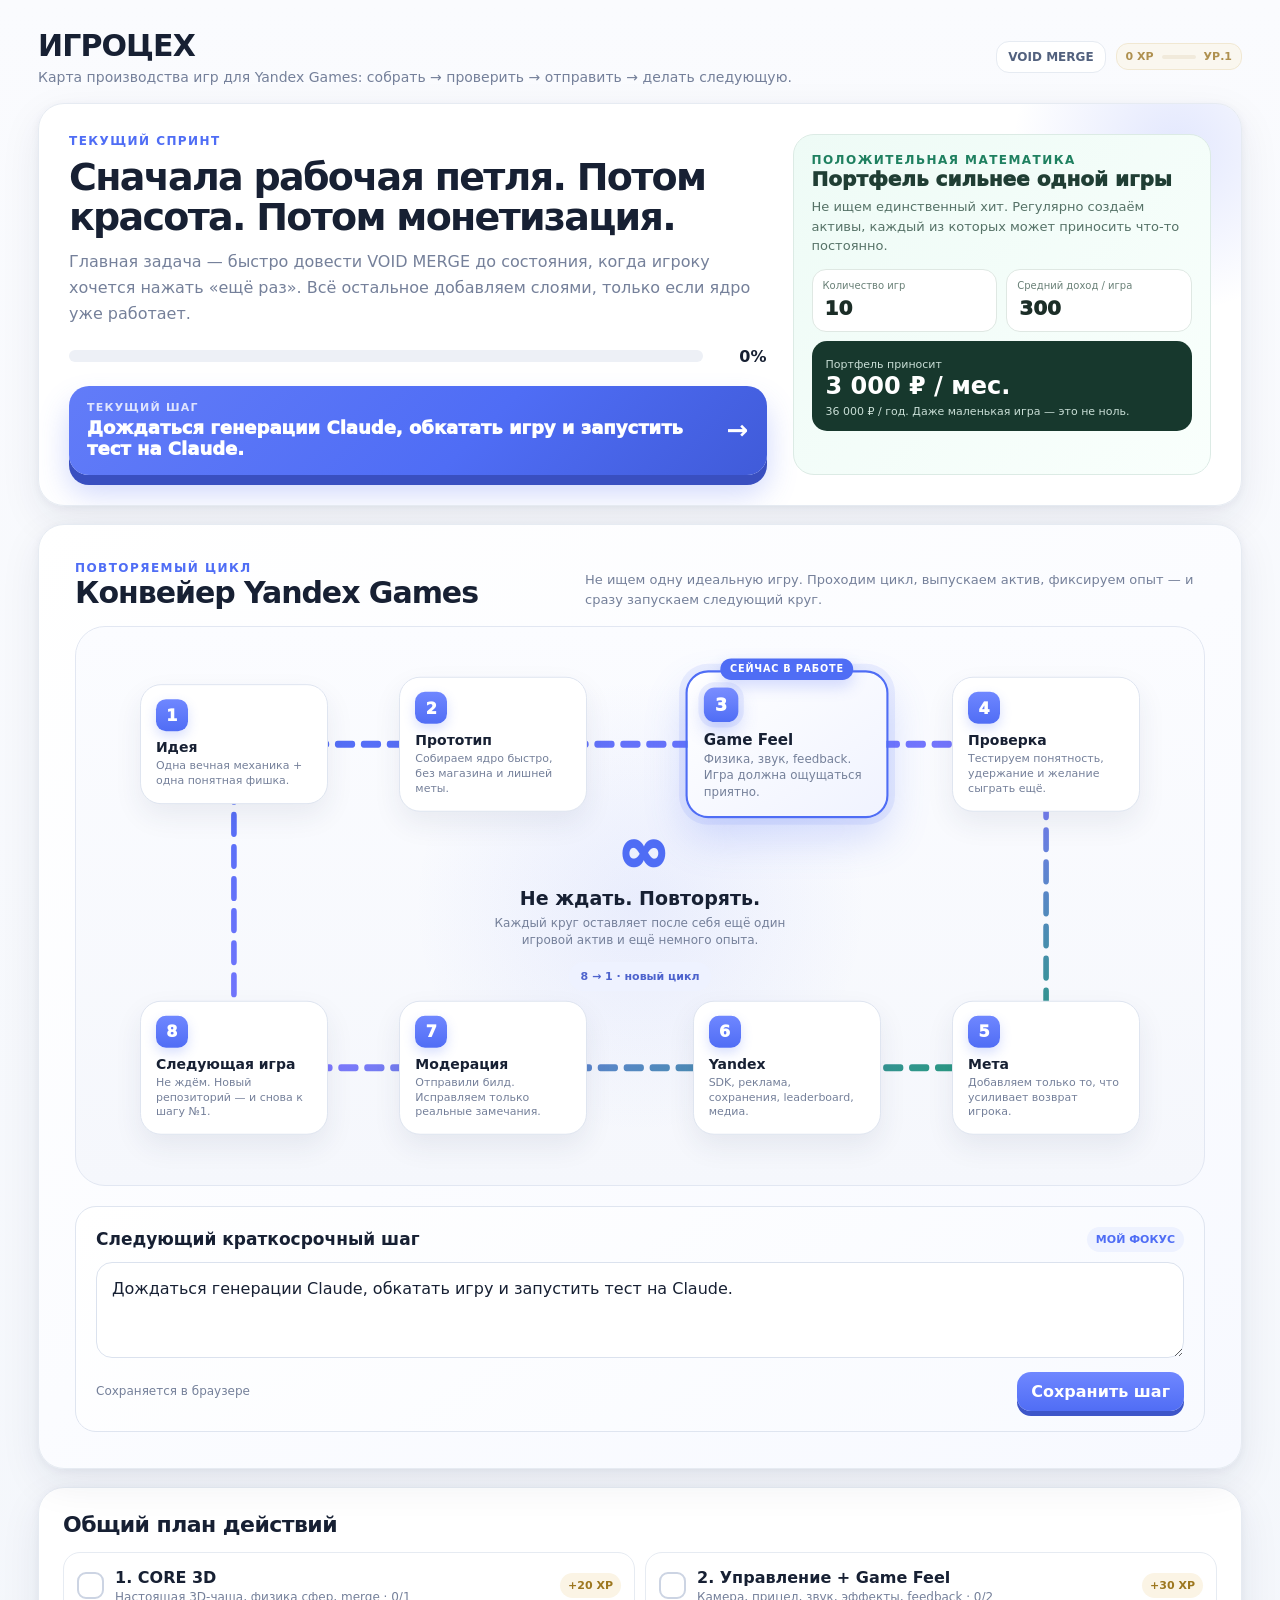
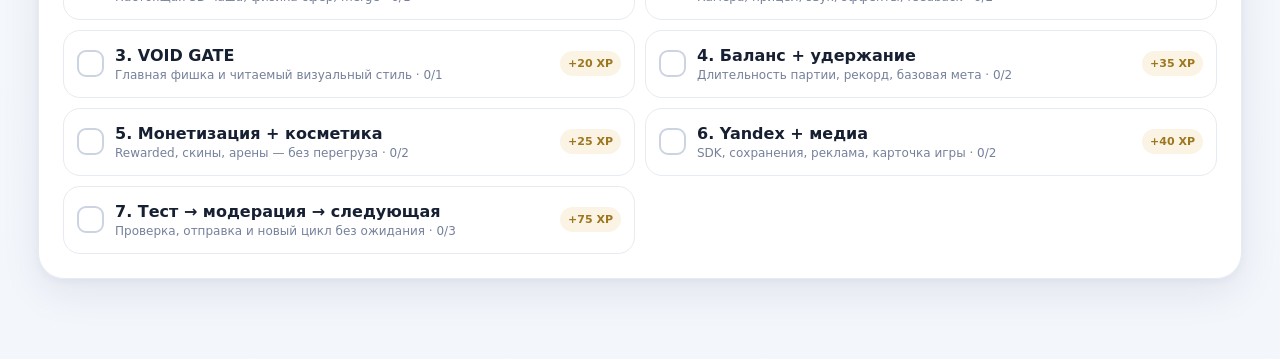
<file: index.html>
<!DOCTYPE html>
<html lang="ru">
<head>
<meta charset="UTF-8" />
<meta name="viewport" content="width=device-width, initial-scale=1.0" />
<title>ИГРОЦЕХ — карта Yandex Games</title>
<link rel="icon" href="favicon.svg" type="image/svg+xml">
<link rel="manifest" href="manifest.webmanifest">
<meta name="theme-color" content="#f5f7fb">
<style>
:root{
  --bg:#f5f7fb;--card:#fff;--ink:#172033;--muted:#75809a;--line:#e6ebf2;
  --accent:#4f6df5;--accent2:#6f8cff;--green:#1f9d72;--gold:#d8a83f;--soft:#eef2ff;
  --shadow:0 14px 40px rgba(27,39,76,.08),0 2px 8px rgba(27,39,76,.05)
}
*{box-sizing:border-box}
body{margin:0;font-family:Inter,ui-sans-serif,system-ui,-apple-system,Segoe UI,Roboto,Arial;background:linear-gradient(180deg,#fafbfe 0%,#f3f6fb 100%);color:var(--ink)}
button,input,textarea{font:inherit}
.wrap{max-width:1240px;margin:auto;padding:28px 18px 80px}
.top{display:flex;align-items:center;justify-content:space-between;gap:16px;margin-bottom:18px}
.brand h1{margin:0;font-size:30px;letter-spacing:-.03em}
.brand p{margin:6px 0 0;color:var(--muted);font-size:14px}
.top-actions{display:flex;align-items:center;gap:10px}
.badge{padding:8px 11px;border:1px solid var(--line);background:#fff;border-radius:13px;font-weight:800;font-size:12px;color:#52617e}
.reward-mini{display:flex;align-items:center;gap:8px;padding:6px 9px;border-radius:12px;color:#9a731f;font-size:11px;font-weight:900;background:#fbf7ec;border:1px solid #efe3c6;opacity:.78}
.reward-mini i{display:block;width:34px;height:4px;border-radius:99px;background:#efe6d2;overflow:hidden}
.reward-mini i:after{content:"";display:block;height:100%;width:var(--reward,0%);background:#d8a83f}
.card{background:rgba(255,255,255,.97);border:1px solid var(--line);border-radius:26px;box-shadow:var(--shadow)}
.eyebrow{font-size:12px;letter-spacing:.12em;text-transform:uppercase;color:var(--accent);font-weight:900}
.hero-main{padding:30px;position:relative;overflow:hidden;margin:18px 0}
.hero-main:after{content:"";position:absolute;width:330px;height:330px;border-radius:50%;right:-100px;top:-120px;background:radial-gradient(circle,rgba(79,109,245,.16),rgba(79,109,245,0) 70%);pointer-events:none}
.hero-grid{display:grid;grid-template-columns:1.25fr .75fr;gap:26px;position:relative;z-index:1}
.hero-main h2{font-size:38px;line-height:1.04;margin:10px 0 12px;max-width:760px;letter-spacing:-.045em}
.hero-main p{color:var(--muted);line-height:1.62;max-width:780px;margin:0}
.progress-row{display:flex;align-items:center;gap:12px;margin-top:20px}
.progress{height:12px;background:#edf0f6;border-radius:999px;overflow:hidden;flex:1}
.progress>i{display:block;height:100%;background:linear-gradient(90deg,var(--accent),#7c91ff);width:0;transition:.35s}
.progress-label{font-weight:900;min-width:52px;text-align:right}
.current-step-button{margin-top:20px;width:100%;min-height:72px;border:0;border-radius:20px;padding:15px 18px;display:flex;align-items:center;justify-content:space-between;gap:16px;text-align:left;background:linear-gradient(135deg,#627cf8 0%,#4f6df5 58%,#405bd9 100%);color:#fff;box-shadow:0 10px 0 #394fc0,0 18px 30px rgba(79,109,245,.28);cursor:pointer;transition:.14s}
.current-step-button:hover{transform:translateY(-1px);box-shadow:0 11px 0 #394fc0,0 20px 34px rgba(79,109,245,.31)}
.current-step-button:active{transform:translateY(7px);box-shadow:0 3px 0 #394fc0,0 10px 20px rgba(79,109,245,.22)}
.current-step-button .label{font-size:11px;letter-spacing:.11em;font-weight:900;opacity:.8}
.current-step-button .value{font-size:18px;font-weight:950;margin-top:3px;line-height:1.2}
.current-step-button .arrow{font-size:26px;font-weight:900}
.math-panel{padding:18px;border:1px solid #dcebe5;border-radius:21px;background:linear-gradient(135deg,#eefbf6,#f9fffc)}
.math-title{font-weight:950;font-size:20px;margin-bottom:6px;color:#203e34}
.math-copy{color:#567267;line-height:1.5;font-size:13px}
.math-box{display:grid;grid-template-columns:1fr 1fr;gap:9px;margin-top:13px}
.math-input{background:#fff;border:1px solid #dfe8e3;border-radius:14px;padding:10px}
.math-input label{display:block;color:#698077;font-size:10px;margin-bottom:4px}
.math-input input{width:100%;border:0;outline:0;font-size:20px;font-weight:950;color:#1b2d27;background:transparent}
.math-result{grid-column:1/-1;border-radius:15px;padding:12px 14px;background:#17382d;color:#fff}
.math-result strong{display:block;font-size:24px}
.math-result span{font-size:11px;color:#c9ded6}
.grid{display:grid;grid-template-columns:1fr;gap:18px}
.loop-section{padding:36px;overflow:hidden;position:relative;background:linear-gradient(145deg,#fff 0%,#f7f9ff 100%)}
.loop-head{display:flex;align-items:flex-end;justify-content:space-between;gap:20px;margin-bottom:16px}
.loop-head h3{font-size:30px;margin:0;letter-spacing:-.035em}
.loop-head p{max-width:620px;margin:0;color:var(--muted);line-height:1.55;font-size:13px}
.loop-board{position:relative;height:560px;border:1px solid #e2e7f2;border-radius:30px;background:radial-gradient(circle at 50% 50%,rgba(79,109,245,.09),rgba(79,109,245,0) 36%),linear-gradient(180deg,#fbfcff 0%,#f5f7fc 100%);overflow:hidden}
.loop-svg{position:absolute;inset:0;width:100%;height:100%}
.loop-path{fill:none;stroke:url(#loopGrad);stroke-width:5;stroke-linecap:round;stroke-linejoin:round;stroke-dasharray:13 10;animation:flow 14s linear infinite}
@keyframes flow{to{stroke-dashoffset:-220}}
.loop-node{position:absolute;width:188px;min-height:102px;transform:translate(-50%,-50%);background:#fff;border:1px solid #dfe5f0;border-radius:21px;padding:14px 15px;box-shadow:0 12px 28px rgba(33,48,83,.08);z-index:2;cursor:pointer;transition:transform .2s,border-color .2s,box-shadow .2s,background .2s;user-select:none}
.loop-node:hover{border-color:#c6d0ff;box-shadow:0 14px 32px rgba(33,48,83,.12)}
.loop-node.active{transform:translate(-50%,-50%) scale(1.08);border:2px solid var(--accent);background:linear-gradient(145deg,#fff 0%,#f0f3ff 100%);box-shadow:0 0 0 6px rgba(79,109,245,.10),0 18px 38px rgba(79,109,245,.22);z-index:5;animation:activeStagePulse 2.8s ease-in-out infinite}
.loop-node.active .num{background:linear-gradient(180deg,#7b8fff,#4f6df5);box-shadow:0 0 0 5px rgba(79,109,245,.10),0 8px 18px rgba(79,109,245,.3)}
.loop-node.active:after{content:"СЕЙЧАС В РАБОТЕ";position:absolute;left:50%;top:-13px;transform:translateX(-50%);white-space:nowrap;padding:5px 9px;border-radius:999px;background:var(--accent);color:#fff;font-size:9px;letter-spacing:.08em;font-weight:900;box-shadow:0 6px 14px rgba(79,109,245,.24)}
@keyframes activeStagePulse{0%,100%{box-shadow:0 0 0 6px rgba(79,109,245,.10),0 18px 38px rgba(79,109,245,.22)}50%{box-shadow:0 0 0 11px rgba(79,109,245,.05),0 18px 42px rgba(79,109,245,.28)}}
.loop-node .num{width:32px;height:32px;border-radius:10px;display:grid;place-items:center;background:linear-gradient(180deg,#6f87ff,#506df5);color:#fff;font-weight:950;box-shadow:0 5px 12px rgba(79,109,245,.22);margin-bottom:8px}
.loop-node b{font-size:14px;display:block}
.loop-node span{display:block;font-size:11px;color:var(--muted);line-height:1.35;margin-top:4px}
.loop-node.n1{left:14%;top:21%}.loop-node.n2{left:37%;top:21%}.loop-node.n3{left:63%;top:21%}.loop-node.n4{left:86%;top:21%}
.loop-node.n5{left:86%;top:79%}.loop-node.n6{left:63%;top:79%}.loop-node.n7{left:37%;top:79%}.loop-node.n8{left:14%;top:79%}
.loop-core{position:absolute;left:50%;top:50%;transform:translate(-50%,-50%);width:300px;text-align:center;z-index:3}
.loop-core .infinity{font-size:62px;line-height:1;font-weight:950;color:var(--accent);letter-spacing:-.08em}
.loop-core b{display:block;font-size:19px;margin-top:4px}
.loop-core span{display:block;color:var(--muted);font-size:12px;line-height:1.45;margin-top:6px}
.loop-tag{display:inline-flex;margin-top:12px;padding:8px 11px;border-radius:999px;background:#eef2ff;color:#4d63cd;font-size:11px;font-weight:850}
.next-step-box{margin-top:20px;padding:20px;border:1px solid #dfe5f0;border-radius:21px;background:linear-gradient(145deg,#fff,#f8faff)}
.next-step-head{display:flex;align-items:center;justify-content:space-between;gap:12px;margin-bottom:10px}
.next-step-head b{font-size:17px}.next-step-head span{font-size:11px;font-weight:900;color:var(--accent);background:#eef2ff;padding:6px 9px;border-radius:999px}
.next-step-box textarea{width:100%;min-height:96px;resize:vertical;border:1px solid #dbe2ee;border-radius:16px;padding:14px 15px;background:#fff;color:var(--ink);outline:none;line-height:1.5}
.next-step-box textarea:focus{border-color:#aebcff;box-shadow:0 0 0 4px rgba(79,109,245,.08)}
.next-step-actions{display:flex;justify-content:space-between;align-items:center;gap:12px;flex-wrap:wrap;margin-top:10px}
.next-step-status{font-size:12px;color:var(--muted)}
.next-step-save{border:0;border-radius:14px;padding:10px 14px;font-weight:900;background:linear-gradient(180deg,#6f87ff,#506df5);color:#fff;cursor:pointer;box-shadow:0 5px 0 #3d55c9}
.next-step-save:active{transform:translateY(4px);box-shadow:0 1px 0 #3d55c9}
.section{padding:24px}
.section h3{margin:0 0 15px;font-size:22px;letter-spacing:-.025em}
.plan{display:grid;grid-template-columns:1fr 1fr;gap:10px}
.task{border:1px solid var(--line);border-radius:17px;padding:12px 13px;display:flex;align-items:center;gap:11px;background:#fff;cursor:pointer;transition:.18s;min-height:68px}
.task:hover{transform:translateY(-1px);box-shadow:0 8px 20px rgba(35,48,79,.07)}
.check{width:27px;height:27px;border-radius:9px;border:2px solid #ccd4e3;background:#fff;display:grid;place-items:center;flex:none;font-size:14px;color:#fff;transition:.2s}
.task.done .check{background:var(--green);border-color:var(--green)}.task.done .check:after{content:"✓"}
.task.done .task-title{text-decoration:line-through;color:#8b94a7}
.task-main{min-width:0;flex:1}.task-title{font-weight:900}.task-meta{font-size:12px;color:var(--muted);margin-top:3px}
.task-xp{font-size:11px;font-weight:900;color:#9d771f;background:#fbf4e5;padding:6px 8px;border-radius:999px}
.modal{position:fixed;inset:0;background:rgba(17,25,42,.42);display:none;align-items:center;justify-content:center;padding:18px;z-index:20}
.modal.open{display:flex}.sheet{width:min(660px,100%);max-height:88vh;overflow:auto;background:#fff;border-radius:25px;padding:25px;box-shadow:0 30px 80px rgba(20,30,55,.22)}
.sheet h3{font-size:27px;margin:6px 0 10px}.sheet p{color:#606b81;line-height:1.65}.sheet ul{padding-left:20px;color:#4d586d;line-height:1.65}
.sheet .close{float:right;border:0;background:#f0f3f8;width:38px;height:38px;border-radius:12px;cursor:pointer}
.modal-step{padding:16px;border-radius:18px;background:#f5f7ff;border:1px solid #e1e6fb;font-size:17px;font-weight:850;line-height:1.5;color:#2b3650;margin:14px 0}
.toolbar{display:flex;gap:10px;flex-wrap:wrap;margin-top:14px}
.btn3d{border:0;border-radius:16px;padding:12px 16px;font-weight:900;background:linear-gradient(180deg,#6f87ff,#506df5);color:white;box-shadow:0 6px 0 #3d55c9;cursor:pointer}
.btn-light{background:linear-gradient(180deg,#fff,#f5f7fb);color:var(--ink);box-shadow:0 5px 0 #dfe4ee;border:1px solid #e4e8f0}
@media(max-width:900px){
  .hero-grid{grid-template-columns:1fr}.plan{grid-template-columns:1fr}
  .loop-board{height:auto;display:grid;grid-template-columns:1fr 1fr;gap:10px;padding:18px}
  .loop-svg,.loop-core{display:none}.loop-node,.loop-node.active{position:static;transform:none;width:auto;min-height:0}
}
@media(max-width:560px){
  .wrap{padding:18px 12px 60px}.top{align-items:flex-start}.brand h1{font-size:24px}.brand p{font-size:12px}
  .top-actions{flex-direction:column;align-items:flex-end;gap:6px}.hero-main{padding:20px}.hero-main h2{font-size:29px}
  .loop-section{padding:18px}.loop-head{align-items:flex-start;flex-direction:column}.loop-board{grid-template-columns:1fr}
  .math-box{grid-template-columns:1fr}.math-result{grid-column:auto}
}
</style>
</head>
<body>
<div class="wrap">
  <div class="top">
    <div class="brand">
      <h1>ИГРОЦЕХ</h1>
      <p>Карта производства игр для Yandex Games: собрать → проверить → отправить → делать следующую.</p>
    </div>
    <div class="top-actions">
      <div class="badge">VOID MERGE</div>
      <div class="reward-mini"><span id="xpMini">0 XP</span><i id="rewardMini"></i><span id="levelMini">УР.1</span></div>
    </div>
  </div>

  <section class="card hero-main">
    <div class="hero-grid">
      <div>
        <div class="eyebrow">Текущий спринт</div>
        <h2>Сначала рабочая петля. Потом красота. Потом монетизация.</h2>
        <p>Главная задача — быстро довести VOID MERGE до состояния, когда игроку хочется нажать «ещё раз». Всё остальное добавляем слоями, только если ядро уже работает.</p>
        <div class="progress-row">
          <div class="progress"><i id="progressFill"></i></div>
          <div class="progress-label" id="progressLabel">0%</div>
        </div>
        <button class="current-step-button" type="button" id="currentStepButton">
          <div>
            <div class="label">ТЕКУЩИЙ ШАГ</div>
            <div class="value" id="currentStepPreview">Открыть текущий фокус</div>
          </div>
          <div class="arrow">→</div>
        </button>
      </div>

      <div class="math-panel">
        <div class="eyebrow" style="color:#1f8060">Положительная математика</div>
        <div class="math-title">Портфель сильнее одной игры</div>
        <div class="math-copy">Не ищем единственный хит. Регулярно создаём активы, каждый из которых может приносить что-то постоянно.</div>
        <div class="math-box">
          <div class="math-input"><label>Количество игр</label><input id="gamesCount" type="number" min="1" value="10"></div>
          <div class="math-input"><label>Средний доход / игра</label><input id="perGame" type="number" min="0" value="300"></div>
          <div class="math-result"><span>Портфель приносит</span><strong id="portfolioMonth">3 000 ₽ / мес.</strong><span id="portfolioYear">36 000 ₽ / год.</span></div>
        </div>
      </div>
    </div>
  </section>

  <div class="grid">
    <section class="card loop-section">
      <div class="loop-head">
        <div>
          <div class="eyebrow">Повторяемый цикл</div>
          <h3>Конвейер Yandex Games</h3>
        </div>
        <p>Не ищем одну идеальную игру. Проходим цикл, выпускаем актив, фиксируем опыт — и сразу запускаем следующий круг.</p>
      </div>

      <div class="loop-board">
        <svg class="loop-svg" viewBox="0 0 1000 400" preserveAspectRatio="none" aria-hidden="true">
          <defs>
            <linearGradient id="loopGrad" x1="0" y1="0" x2="1" y2="1">
              <stop offset="0%" stop-color="#4f6df5"/><stop offset="55%" stop-color="#7e78ff"/><stop offset="100%" stop-color="#1f9d72"/>
            </linearGradient>
            <marker id="arrow" markerWidth="9" markerHeight="9" refX="7" refY="3.5" orient="auto"><path d="M0,0 L7,3.5 L0,7 Z" fill="#6579e9"/></marker>
          </defs>
          <path class="loop-path" marker-mid="url(#arrow)" marker-end="url(#arrow)" d="M140 84 L370 84 L630 84 L860 84 L860 316 L630 316 L370 316 L140 316 Z"/>
        </svg>
        <div class="loop-node n1"><div class="num">1</div><b>Идея</b><span>Одна вечная механика + одна понятная фишка.</span></div>
        <div class="loop-node n2"><div class="num">2</div><b>Прототип</b><span>Собираем ядро быстро, без магазина и лишней меты.</span></div>
        <div class="loop-node n3"><div class="num">3</div><b>Game Feel</b><span>Физика, звук, feedback. Игра должна ощущаться приятно.</span></div>
        <div class="loop-node n4"><div class="num">4</div><b>Проверка</b><span>Тестируем понятность, удержание и желание сыграть ещё.</span></div>
        <div class="loop-node n5"><div class="num">5</div><b>Мета</b><span>Добавляем только то, что усиливает возврат игрока.</span></div>
        <div class="loop-node n6"><div class="num">6</div><b>Yandex</b><span>SDK, реклама, сохранения, leaderboard, медиа.</span></div>
        <div class="loop-node n7"><div class="num">7</div><b>Модерация</b><span>Отправили билд. Исправляем только реальные замечания.</span></div>
        <div class="loop-node n8"><div class="num">8</div><b>Следующая игра</b><span>Не ждём. Новый репозиторий — и снова к шагу №1.</span></div>
        <div class="loop-core">
          <div class="infinity">∞</div><b>Не ждать. Повторять.</b>
          <span>Каждый круг оставляет после себя ещё один игровой актив и ещё немного опыта.</span>
          <div class="loop-tag">8 → 1 · новый цикл</div>
        </div>
      </div>

      <div class="next-step-box">
        <div class="next-step-head"><b>Следующий краткосрочный шаг</b><span>МОЙ ФОКУС</span></div>
        <textarea id="nextStepInput" placeholder="Например: дождаться генерации Claude, обкатать игру и запустить тест на Claude"></textarea>
        <div class="next-step-actions">
          <div class="next-step-status" id="nextStepStatus">Сохраняется в браузере</div>
          <button class="next-step-save" type="button" id="nextStepSave">Сохранить шаг</button>
        </div>
      </div>
    </section>

    <section class="card section">
      <h3>Общий план действий</h3>
      <div class="plan" id="taskList"></div>
    </section>
  </div>
</div>

<div class="modal" id="modal" onclick="if(event.target===this) closeModal()">
  <div class="sheet">
    <button class="close" onclick="closeModal()">✕</button>
    <div class="eyebrow" id="modalStage">Этап</div>
    <h3 id="modalTitle"></h3>
    <p id="modalText"></p>
    <div class="modal-step" id="modalStep" style="display:none"></div>
    <ul id="modalList"></ul>
    <div class="toolbar">
      <button class="btn3d" id="modalDone">Отметить выполненным</button>
      <button class="btn3d btn-light" onclick="closeModal()">Закрыть</button>
    </div>
  </div>
</div>

<script>
const tasks=[
{title:"Ядро игры",meta:"Сфера → столкновение → merge → очки → game over → рестарт",xp:20,text:"Собрать самую маленькую версию VOID MERGE. Никаких сундуков, магазина и сложной меты.",list:["Круглое поле-реактор","Появление следующей сферы","Физическое столкновение","Одинаковые значения объединяются","Начисление очков","Переполнение = Game Over","Мгновенный рестарт"]},
{title:"Game Feel",meta:"Сделать merge приятным",xp:15,text:"Если механика уже работает, добавляем ощущение качества — но без перегруза.",list:["Вспышка при merge","Частицы","Лёгкий bounce","Микро-тряска на крупных merge","Короткий звук","Читаемый feedback"]},
{title:"Визуальный стиль",meta:"Закрепить первый sci-fi референс",xp:15,text:"Фиксируем стиль, чтобы больше не метаться между вариантами.",list:["Космический реактор","Чёрный / синий / фиолетовый / оранжевый","Сферы 1 → 2 → 4 → 8 → 16 → 32","NEXT","Score / Best","Лестница уровней слева"]},
{title:"VOID GATE",meta:"Одна специальная механика",xp:20,text:"Добавляем ровно одну фишку, которая помогает в сложной ситуации.",list:["Копится заряд","Игрок активирует портал","Портал удаляет одну мешающую сферу","Ясный визуальный эффект","Не ломает баланс"]},
{title:"Баланс",meta:"Сессия должна жить несколько минут",xp:20,text:"Настраиваем темп так, чтобы игра не заканчивалась слишком быстро и не была бесконечно простой.",list:["Частота выпадения уровней","Скорость заполнения","Шанс получить 8 / 16 / 32","Средняя длительность партии","Проверка тупиковых состояний"]},
{title:"Базовая мета",meta:"Рекорд, задания, достижения",xp:15,text:"Только после того, как сама игра уже приятная.",list:["Локальный рекорд","Сохранение прогресса","3–5 простых заданий","Несколько достижений","Ежедневная серия — только если не мешает"]},
{title:"Монетизация",meta:"Rewarded без раздражения",xp:15,text:"Монетизация должна помогать игроку, а не ломать игру.",list:["Продолжить попытку за rewarded","Дополнительный VOID GATE","Редкая межсессионная реклама","Не показывать рекламу в момент концентрации"]},
{title:"Косметика",meta:"Скины и визуальные награды",xp:10,text:"Косметика — поздний слой. Не раньше ядра и баланса.",list:["Скины сфер","Варианты реактора","Эффекты merge","Фоны","Сундуки — только если действительно нужны"]},
{title:"Yandex SDK",meta:"Подготовка к публикации",xp:25,text:"Подключаем платформенные возможности и готовим релиз.",list:["SDK","Сохранения","Leaderboard","Реклама","RU / EN","Проверка паузы и фокуса вкладки"]},
{title:"Медиа и карточка",meta:"Обложка, скриншоты, описание",xp:15,text:"Собираем пакет для витрины Яндекс Игр.",list:["Иконка","Обложка","3–5 скриншотов","Короткое описание","Полное описание","Категория и возрастной рейтинг"]},
{title:"Тест перед отправкой",meta:"Не полировать бесконечно",xp:20,text:"Финальная техническая проверка. Исправляем критичное, не занимаемся вечной шлифовкой.",list:["Телефон","ПК","FPS","Звук","Сохранения","Реклама","Перезапуск","Нет блокирующих ошибок"]},
{title:"Отправить на модерацию",meta:"Релиз — не финал, а переход к следующей игре",xp:30,text:"Отправляем игру и сразу освобождаем голову.",list:["Загрузка билда","Заполнение формы","Проверка обязательных полей","Отправка","Зафиксировать дату","Перейти к следующему прототипу"]},
{title:"Game #03 — новая идея",meta:"Не ждать модерацию VOID MERGE",xp:25,text:"Как только VOID MERGE отправлена, конвейер запускается заново.",list:["Выбрать вечную механику","Сформулировать одну фишку","Создать репозиторий","Собрать карту проекта","Начать ядро"]}
];
const macroPlan=[
{title:"CORE 3D",meta:"Настоящая 3D-чаша, физика сфер, merge",tasks:[0]},
{title:"Управление + Game Feel",meta:"Камера, прицел, звук, эффекты, feedback",tasks:[1,2]},
{title:"VOID GATE",meta:"Главная фишка и читаемый визуальный стиль",tasks:[3]},
{title:"Баланс + удержание",meta:"Длительность партии, рекорд, базовая мета",tasks:[4,5]},
{title:"Монетизация + косметика",meta:"Rewarded, скины, арены — без перегруза",tasks:[6,7]},
{title:"Yandex + медиа",meta:"SDK, сохранения, реклама, карточка игры",tasks:[8,9]},
{title:"Тест → модерация → следующая",meta:"Проверка, отправка и новый цикл без ожидания",tasks:[10,11,12]}
];

const key="yg-project-map-v1";
let state=JSON.parse(localStorage.getItem(key)||'{"done":{}}');
if(!state.done)state.done={};
if(!Number.isInteger(state.activeStage)||state.activeStage<0||state.activeStage>7)state.activeStage=2;
if(typeof state.nextStep!=="string"||!state.nextStep.trim())state.nextStep="Дождаться генерации Claude, обкатать игру и запустить тест на Claude.";

function persist(){localStorage.setItem(key,JSON.stringify(state))}
function doneCount(){return tasks.filter((_,i)=>state.done[i]).length}
function xp(){return tasks.reduce((s,t,i)=>s+(state.done[i]?t.xp:0),0)}

function render(){
  const n=doneCount(),p=Math.round(n/tasks.length*100),x=xp(),level=Math.floor(x/50)+1;
  document.getElementById("progressFill").style.width=p+"%";
  document.getElementById("progressLabel").textContent=p+"%";
  document.getElementById("xpMini").textContent=x+" XP";
  document.getElementById("levelMini").textContent="УР."+level;
  document.getElementById("rewardMini").style.setProperty("--reward",(x%50)*2+"%");
  document.getElementById("currentStepPreview").textContent=state.nextStep||"Задать текущий шаг";
  const list=document.getElementById("taskList"); list.innerHTML="";
  macroPlan.forEach((g,i)=>{
    const completed=g.tasks.filter(ti=>state.done[ti]).length;
    const isDone=completed===g.tasks.length;
    const xpSum=g.tasks.reduce((s,ti)=>s+tasks[ti].xp,0);
    const firstOpen=g.tasks.find(ti=>!state.done[ti]) ?? g.tasks[0];
    const el=document.createElement("div");el.className="task"+(isDone?" done":"");
    el.innerHTML='<div class="check"></div><div class="task-main"><div class="task-title">'+(i+1)+'. '+g.title+'</div><div class="task-meta">'+g.meta+' · '+completed+'/'+g.tasks.length+'</div></div><div class="task-xp">+'+xpSum+' XP</div>';
    el.onclick=()=>openTask(firstOpen);list.appendChild(el);
  });
  renderLoopStage();
}

function renderLoopStage(){
  document.querySelectorAll(".loop-node").forEach((node,i)=>{
    const active=i===state.activeStage;
    node.classList.toggle("active",active);
    node.setAttribute("role","button");node.setAttribute("tabindex","0");node.setAttribute("aria-pressed",active?"true":"false");
  });
}
function setLoopStage(i){state.activeStage=Math.max(0,Math.min(7,i));persist();renderLoopStage()}
function bindLoopStages(){
  document.querySelectorAll(".loop-node").forEach((node,i)=>{
    node.addEventListener("click",()=>setLoopStage(i));
    node.addEventListener("keydown",e=>{if(e.key==="Enter"||e.key===" "){e.preventDefault();setLoopStage(i)}});
  });
}

function initNextStep(){
  const input=document.getElementById("nextStepInput"),saveBtn=document.getElementById("nextStepSave"),status=document.getElementById("nextStepStatus");
  input.value=state.nextStep||"";
  const saveNext=()=>{
    state.nextStep=input.value.trim();persist();
    document.getElementById("currentStepPreview").textContent=state.nextStep||"Задать текущий шаг";
    status.textContent=state.nextStep?"Сохранено":"Шаг очищен";
    setTimeout(()=>status.textContent="Сохраняется в браузере",1400);
  };
  saveBtn.addEventListener("click",saveNext);
  input.addEventListener("keydown",e=>{if((e.ctrlKey||e.metaKey)&&e.key==="Enter"){e.preventDefault();saveNext()}});
}

function openCurrentStep(){
  document.getElementById("modalStage").textContent="Текущий шаг";
  document.getElementById("modalTitle").textContent="Что делаем прямо сейчас";
  document.getElementById("modalText").textContent="Краткосрочный фокус текущего этапа:";
  const box=document.getElementById("modalStep");box.style.display="block";box.textContent=state.nextStep||"Шаг пока не задан.";
  document.getElementById("modalList").innerHTML="";
  document.getElementById("modalDone").style.display="none";
  document.getElementById("modal").classList.add("open");
}
function openTask(i){
  const t=tasks[i];
  document.getElementById("modalStage").textContent="Этап "+(i+1)+" из "+tasks.length;
  document.getElementById("modalTitle").textContent=t.title;
  document.getElementById("modalText").textContent=t.text;
  document.getElementById("modalStep").style.display="none";
  document.getElementById("modalList").innerHTML=t.list.map(x=>"<li>"+x+"</li>").join("");
  const b=document.getElementById("modalDone");b.style.display="inline-block";b.textContent=state.done[i]?"Вернуть в работу":"Отметить выполненным";
  b.onclick=()=>{state.done[i]=!state.done[i];persist();render();closeModal()};
  document.getElementById("modal").classList.add("open");
}
function closeModal(){document.getElementById("modal").classList.remove("open")}

function portfolio(){
  const a=Math.max(0,+document.getElementById("gamesCount").value||0),b=Math.max(0,+document.getElementById("perGame").value||0),m=a*b,y=m*12;
  document.getElementById("portfolioMonth").textContent=m.toLocaleString("ru-RU")+" ₽ / мес.";
  document.getElementById("portfolioYear").textContent=y.toLocaleString("ru-RU")+" ₽ / год. Даже маленькая игра — это не ноль.";
}

document.getElementById("currentStepButton").addEventListener("click",openCurrentStep);
document.getElementById("gamesCount").addEventListener("input",portfolio);
document.getElementById("perGame").addEventListener("input",portfolio);
bindLoopStages();initNextStep();portfolio();render();
</script>
</body>
</html>
</file>
